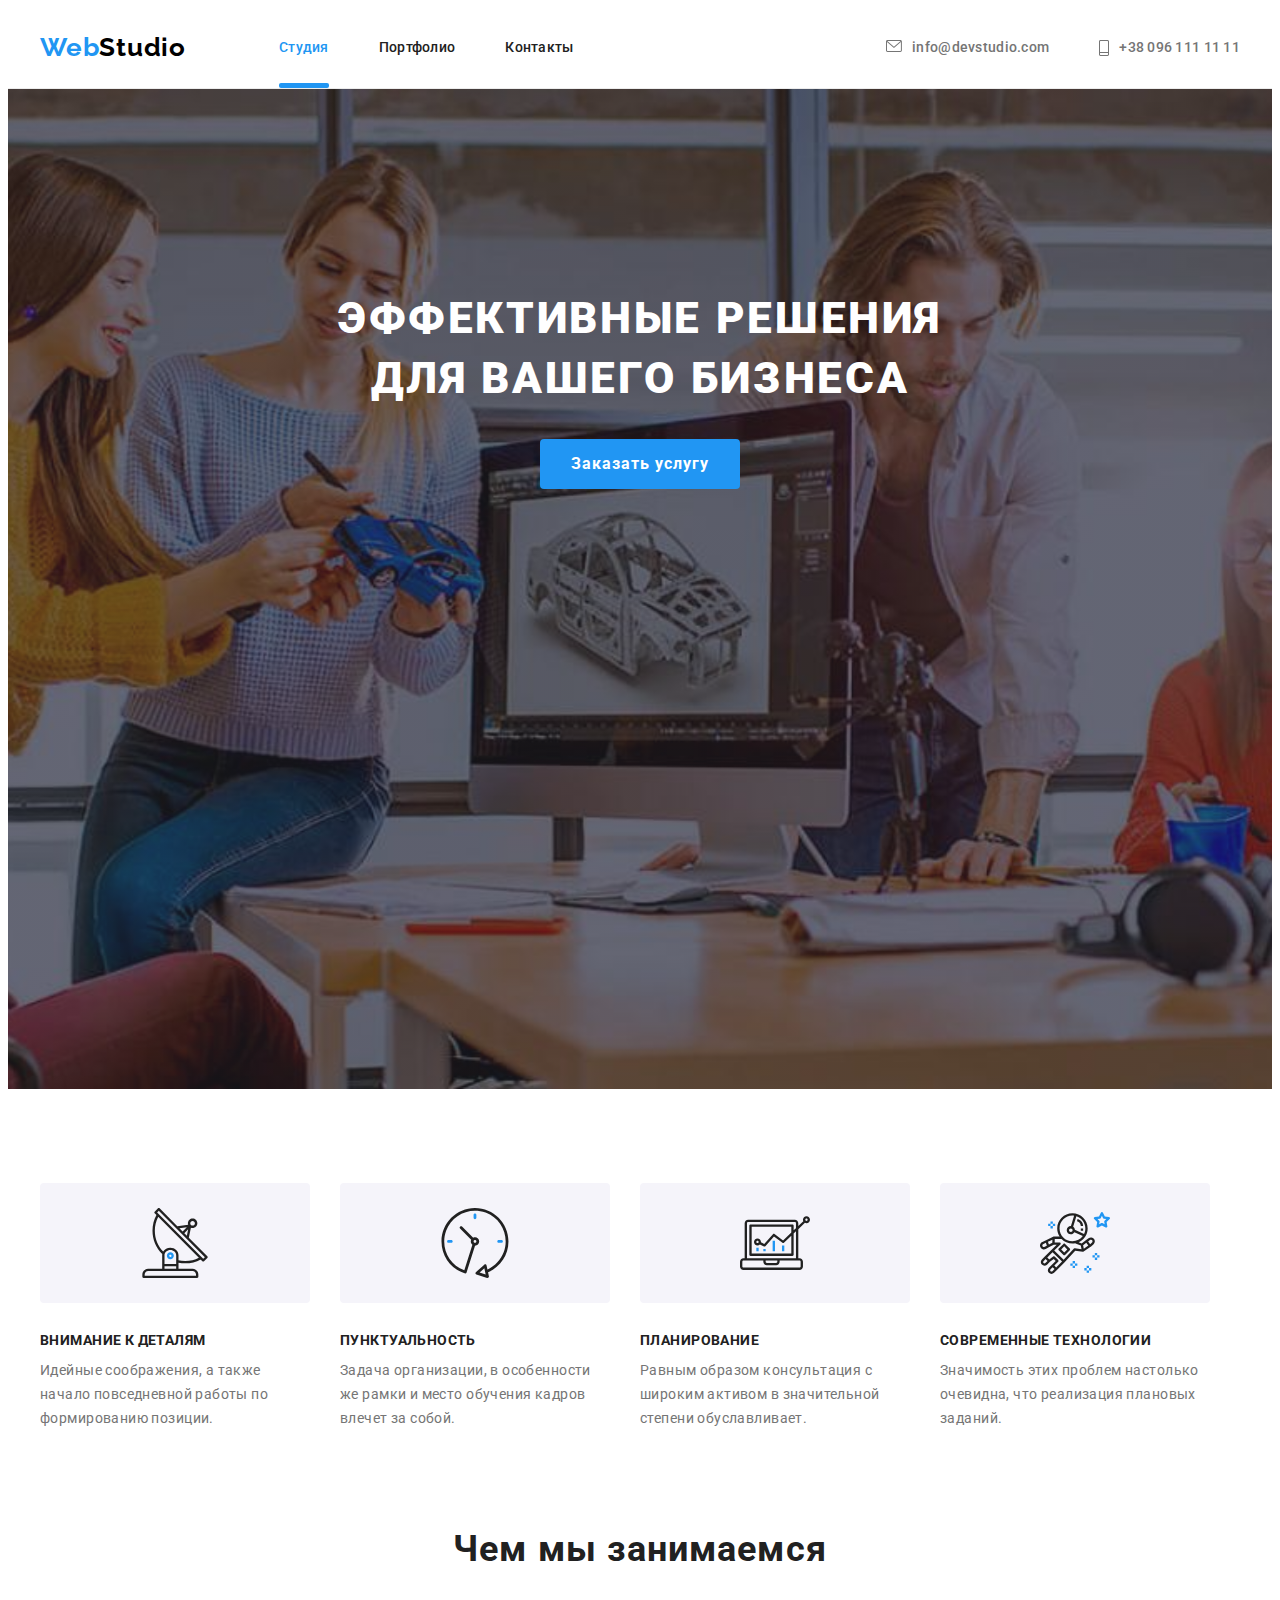
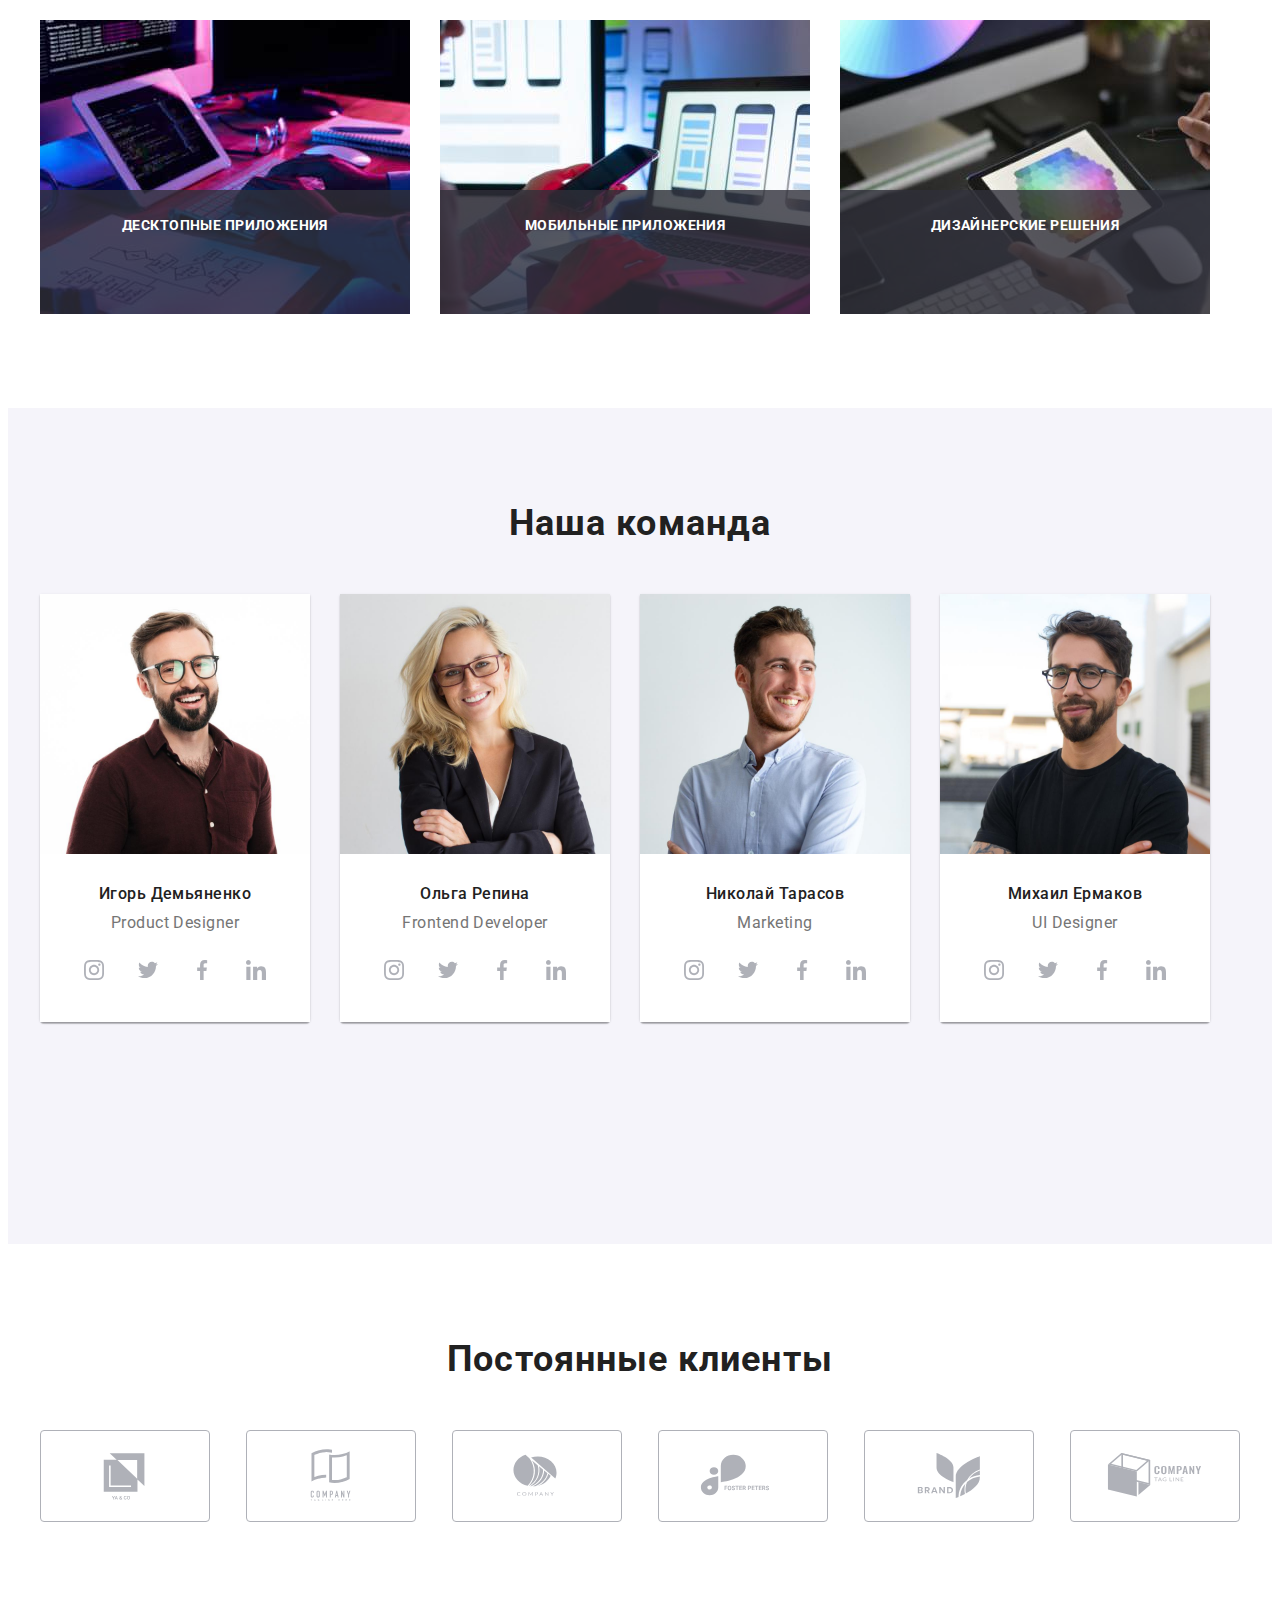
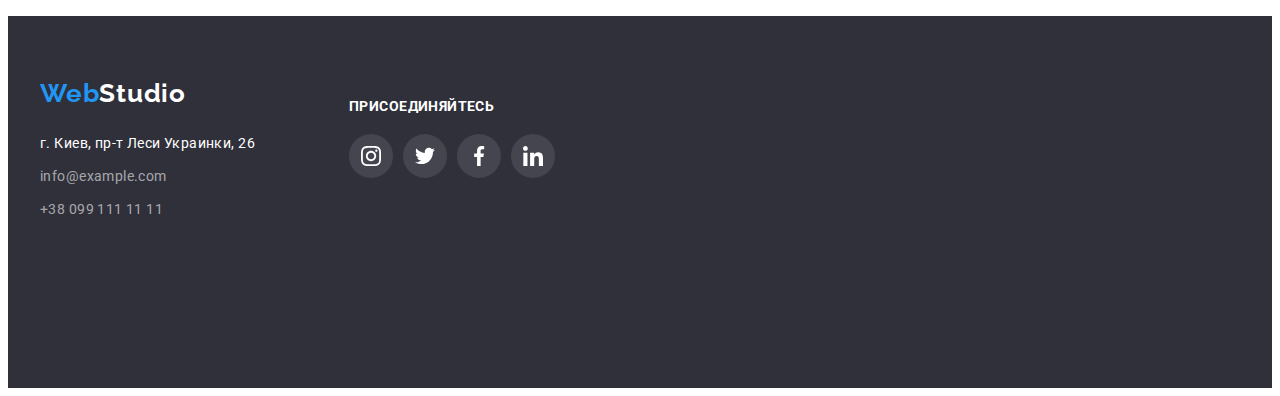
<file: index.html>
<!DOCTYPE html>
<html lang="ru">
<head>
    <meta charset="UTF-8">
    <meta http-equiv="X-UA-Compatible" content="IE=edge">
    <meta name="viewport" content="width=device-width, initial-scale=1.0">
    <title>Document</title>
    <link rel="preconnect" href="https://fonts.googleapis.com">
    <link rel="preconnect" href="https://fonts.gstatic.com" crossorigin>
    <link href="https://fonts.googleapis.com/css2?family=Raleway:wght@700&family=Roboto:wght@400;500;700;900&display=swap"
        rel="stylesheet">
    <link rel="stylesheet" href="https://cdnjs.cloudflare.com/ajax/libs/modern-normalize/1.1.0/modern-normalize.min.css"
            integrity="sha512-wpPYUAdjBVSE4KJnH1VR1HeZfpl1ub8YT/NKx4PuQ5NmX2tKuGu6U/JRp5y+Y8XG2tV+wKQpNHVUX03MfMFn9Q=="
            crossorigin="anonymous" referrerpolicy="no-referrer" />
      
    <link rel="stylesheet" href="./css/reset.css">
    <link rel="stylesheet" href="./css/styles.css" />
</head>
<body>
    <!--Верхня лінія-->
    <header>
        <div class="container header-conteiner">
        <a href="" class="logo">Web<span class="head">Studio</span></a>
            
        <nav>
            <ul class="menu-nav">
                <li class="list"><a href="./index.html" class="site-nav current">Студия</a></li>
                <li class="list"><a href="./portfolio.html" class="site-nav">Портфолио</a></li>
                <li class="list"><a href="" class="site-nav">Контакты</a></li>
            </ul>
            </nav>
    
            <ul class="auth-header">
            <li class="list">
                <a href="" class="link-mail">
                    <svg class="header-mail-icon" width="16" height="12">
                        <use href="./images/icon.svg#icon-envelope">
                        </use>
                    </svg> info@devstudio.com
                </a>
            </li>
            <li class="list">
                <a href="" class="link-tel">
                    <svg class="header-tel-icon" width="10" height="16">
                        <use href="./images/icon.svg#icon-Vector">
                        </use>
                    </svg>+38 096 111 11 11
                </a>
            </li>
        </ul>
    
        </div>
        </header>

    <main>
        <!--Шапка-->
        <section class="hero section">
            <h1 class="hero-title">Эффективные решения для вашего бизнеса</h1>
            <button data-modal-open class="hero-btn" type="button">Заказать услугу</button>
            </section>
        
        <!--Особливості-->
        <section class="section features">
            <div class="container">
            <h2 hidden>Особенности</h2>
                 <ul class="features-section">
                    <li class="list">
                        <div class="features-conteiner">
                            <svg class="feature-icon" width="70" height="70">
                                <use href="./images/icon.svg#icon-antenna"></use>
                            </svg>
                        </div>
                        
                        <h3 class="features-title">Внимание к деталям</h3>
                        <p class="features-text">Идейные соображения, а также начало повседневной работы по формированию позиции.</p>
                    </li>
                    <li class="list">
                        <div class="features-conteiner">
                            <svg class="feature-icon" width="70" height="70">
                                <use href="./images/icon.svg#icon-clock"></use>
                            </svg>
                        </div>
                        <h3 class="features-title">Пунктуальность</h3>
                        <p class="features-text">Задача организации, в особенности же рамки и место обучения кадров влечет за собой.</p>
                    </li>
                    <li class="list">
                        <div class="features-conteiner">
                            <svg class="feature-icon" width="70" height="70">
                                <use href="./images/icon.svg#icon-diagram"></use>
                            </svg>
                        </div>
                        <h3 class="features-title">Планирование</h3>
                        <p class="features-text">Равным образом консультация с широким активом в значительной степени обуславливает.</p>
                    </li>
                    <li class="list">
                        <div class="features-conteiner">
                            <svg class="feature-icon" width="70" height="70">
                                <use href="./images/icon.svg#icon-astronaut"></use>
                            </svg>
                        </div>
                        <h3 class="features-title">Современные технологии</h3>
                        <p class="features-text">Значимость этих проблем настолько очевидна, что реализация плановых заданий.</p>
                    </li>
                </ul>
                </div>
        </section>       
        <!--Чим ми займаємось-->
        <section class="section about-section">
            <div class="container">
            <h2 class="about-title">Чем мы занимаемся</h2>
            <ul class="about">
                <li class="list about-list">
                    <img class="about-item" src="./images/box1.jpg" alt="Фото монитора с работающим программистом" width="370" height="294">
                    <h3 class="about-label">Десктопные приложения</h3>
                </li>
                <li class="list about-list">
                    <img class="about-item" src="./images/box2.jpg" alt="Фото телефона в руке и на мониторе" width="370" height="294">
                    <h3 class="about-label">Мобильные приложения</h3>
                </li>
                <li class="list about-list">
                    <img class="about-item" src="./images/box3.jpg" alt="Фото планшета с цветовой гаммой" width="370" height="294">
                    <h3 class="about-label">Дизайнерские решения</h3>
                </li>
            </ul>
            </div>
        </section>

        <!--Наша команда-->
        <section class="team section">
            <div class="container">
            <h2 class="team-title">Наша команда</h2>
            <ul class="team-section">
                <li class="list">
                    <img class="team-item" src="./images/img1.jpg" alt="Фото Игоря Демьяненко" width="270" height="260">
                    <div class="team-card">
                        <h3 class="team-name">Игорь Демьяненко</h3>
                        <p lang="en" class="team-position">Product Designer</p>
                        <ul class="team-social-list list">
                            <li class="team-social-item">
                                <a href="" class="team-social-link">
                                    <svg class="team-social-icon" width="20" height="20">
                                        <use href='./images/icon.svg#icon-instagram'></use>
                                    </svg>
                                </a>
                            </li>
                            <li class="team-social-item">
                                <a href="" class="team-social-link">
                                    <svg class="team-social-icon" width="20" height="20">
                                        <use href='./images/icon.svg#icon-twitter'></use> 
                                    </svg>
                                </a>
                            </li>
                            <li class="team-social-item">
                                <a href="" class="team-social-link">
                                    <svg class="team-social-icon" width="20" height="20">
                                        <use href='./images/icon.svg#icon-facebook'></use>
                                    </svg>
                                </a>
                            </li>
                            <li class="team-social-item">
                                <a href="" class="team-social-link">
                                    <svg class="team-social-icon" width="20" height="20">
                                        <use href='./images/icon.svg#icon-linkedin'></use>
                                    </svg>
                                </a>
                            </li>
                        </ul>
                    </div>
                    
                </li>
                <li class="list">
                    <img class="team-item" src="./images/img2.jpg" alt="Фото Ольги Репиной" width="270" height="260">
                    <div class="team-card">
                        <h3 class="team-name">Ольга Репина</h3>
                        <p lang="en" class="team-position">Frontend Developer</p>
                        <ul class="team-social-list list">
                            <li class="team-social-item">
                                <a href="" class="team-social-link">
                                    <svg class="team-social-icon" width="20" height="20">
                                        <use href='./images/icon.svg#icon-instagram'></use>
                                    </svg>
                                </a>
                            </li>
                            <li class="team-social-item">
                                <a href="" class="team-social-link">
                                    <svg class="team-social-icon" width="20" height="20">
                                        <use href='./images/icon.svg#icon-twitter'></use>
                                    </svg>
                                </a>
                            </li>
                            <li class="team-social-item">
                                <a href="" class="team-social-link">
                                    <svg class="team-social-icon" width="20" height="20">
                                        <use href='./images/icon.svg#icon-facebook'></use>
                                    </svg>
                                </a>
                            </li>
                            <li class="team-social-item">
                                <a href="" class="team-social-link">
                                    <svg class="team-social-icon" width="20" height="20">
                                        <use href='./images/icon.svg#icon-linkedin'></use>
                                    </svg>
                                </a>
                            </li>
                        </ul>
                    </div>
                </li>
                <li class="list">
                    <img class="team-item" src="./images/img3.jpg" alt="Фото Николая Тарасова" width="270" height="260">
                    <div class="team-card">
                        <h3 class="team-name">Николай Тарасов</h3>
                        <p lang="en" class="team-position">Marketing</p>
                        <ul class="team-social-list list">
                            <li class="team-social-item">
                                <a href="" class="team-social-link">
                                    <svg class="team-social-icon" width="20" height="20">
                                        <use href='./images/icon.svg#icon-instagram'></use>
                                    </svg>
                                </a>
                            </li>
                            <li class="team-social-item">
                                <a href="" class="team-social-link">
                                    <svg class="team-social-icon" width="20" height="20">
                                        <use href='./images/icon.svg#icon-twitter'></use>
                                    </svg>
                                </a>
                            </li>
                            <li class="team-social-item">
                                <a href="" class="team-social-link">
                                    <svg class="team-social-icon" width="20" height="20">
                                        <use href='./images/icon.svg#icon-facebook'></use>
                                    </svg>
                                </a>
                            </li>
                            <li class="team-social-item">
                                <a href="" class="team-social-link">
                                    <svg class="team-social-icon" width="20" height="20">
                                        <use href='./images/icon.svg#icon-linkedin'></use>
                                    </svg>
                                </a>
                            </li>
                        </ul>
                    </div>
                </li>
                <li class="list">
                    <img class="team-item" src="./images/img4.jpg" alt="Фото Михаила Ермакова" width="270" height="260">
                    <div class="team-card">
                        <h3 class="team-name">Михаил Ермаков</h3>
                        <p lang="en" class="team-position">UI Designer</p>
                        <ul class="team-social-list list">
                            <li class="team-social-item">
                                <a href="" class="team-social-link">
                                    <svg class="team-social-icon" width="20" height="20">
                                        <use href='./images/icon.svg#icon-instagram'></use>
                                    </svg>
                                </a>
                            </li>
                            <li class="team-social-item">
                                <a href="" class="team-social-link">
                                    <svg class="team-social-icon" width="20" height="20">
                                        <use href='./images/icon.svg#icon-twitter'></use>
                                    </svg>
                                </a>
                            </li>
                            <li class="team-social-item">
                                <a href="" class="team-social-link">
                                    <svg class="team-social-icon" width="20" height="20">
                                        <use href='./images/icon.svg#icon-facebook'></use>
                                    </svg>
                                </a>
                            </li>
                            <li class="team-social-item">
                                <a href="" class="team-social-link">
                                    <svg class="team-social-icon" width="20" height="20">
                                        <use href='./images/icon.svg#icon-linkedin'></use>
                                    </svg>
                                </a>
                            </li>
                        </ul>
                    </div>
                </li>
            </ul>
            </div>
        </section>
        <!--Постійні клієнти-->
        <section class="client section">
            <div class="container">
                <h2 class="client-title">Постоянные клиенты</h2>
                <ul class="client-section">
                    <li class="list client-list">
                        <a href="" class="client-logo-link">
                            <svg class="client-logo-icon" width="106" height="60">
                                <use href="./images/icon.svg#icon-yaco"></use>
                            </svg>
                        </a>
                    </li>
                    <li class="list client-list">
                        <a href="" class="client-logo-link">
                            <svg class="client-logo-icon" width="106" height="60">
                                <use href="./images/icon.svg#icon-taglinehere"></use>
                            </svg>
                        </a>
                    </li>
                    <li class="list client-list">
                        <a href="" class="client-logo-link">
                            <svg class="client-logo-icon" width="106" height="60">
                                <use href="./images/icon.svg#icon-company"></use>
                            </svg>
                        </a>
                    </li>
                    <li class="list client-list">
                        <a href="" class="client-logo-link">
                            <svg class="client-logo-icon" width="106" height="60">
                                <use href="./images/icon.svg#icon-fosterpeters"></use>
                            </svg>
                        </a>
                    </li>
                    <li class="list client-list">
                        <a href="" class="client-logo-link">
                            <svg class="client-logo-icon" width="106" height="60">
                                <use href="./images/icon.svg#icon-brand"></use>
                            </svg>
                        </a>
                    </li>
                    <li class="list client-list">
                        <a href="" class="client-logo-link">
                            <svg class="client-logo-icon" width="106" height="60">
                                <use href="./images/icon.svg#icon-tagline"></use>
                            </svg>
                        </a>
                    </li>

                </ul>

            </div>
        </section>
    </main>
    
    <!--Підвал-->
    <footer>
        <div class="container footer-conteiner">
            <div class="address-logo">
                <a href="" class="logo foot-logo">Web<span class="foot">Studio</span></a>
                    <address>
                        <div class="footer-address">
                            <ul>
                                <li class="list foot-list">
                                    <a href="" class="foot-link">г. Киев, пр-т Леси Украинки, 26</a>
                                </li>
                                <li class="list foot-list">
                                    <a href="mailto:info@example.com" class="foot-mail">info@example.com</a>
                                </li>
                                <li class="list foot-list">
                                    <a href="tel:+380991111111" class="foot-tel">+38 099 111 11 11</a>
                                </li>
                            </ul>
                        </div>
                    </address>
            </div>
        
            <div class="social-slogan">
                <p class="slogan">присоединяйтесь</p>
                <ul class="team-social-list list">
                    <li class="team-social-item">
                        <a href="" class="slogan-social-link">
                            <svg class="slogan-social-icon" width="20" height="20">
                                <use href='./images/icon.svg#icon-instagram'></use>
                            </svg>
                        </a>
                    </li>
                    <li class="team-social-item">
                        <a href="" class="slogan-social-link">
                            <svg class="slogan-social-icon" width="20" height="20">
                                <use href='./images/icon.svg#icon-twitter'></use>
                            </svg>
                        </a>
                    </li>
                    <li class="team-social-item">
                        <a href="" class="slogan-social-link">
                            <svg class="slogan-social-icon" width="20" height="20">
                                <use href='./images/icon.svg#icon-facebook'></use>
                            </svg>
                        </a>
                    </li>
                    <li class="team-social-item">
                        <a href="" class="slogan-social-link">
                            <svg class="slogan-social-icon" width="20" height="20">
                                <use href='./images/icon.svg#icon-linkedin'></use>
                            </svg>
                        </a>
                    </li>
                </ul>
            </div>
        </div>
    </footer>
    <div class="backdrop is-hidden" data-modal>
        <div class="modal">
            <button data-modal-close class="data-modal-close">
                <svg class="close-icon" width="18" height="18">
                    <use href="./images/icon.svg#icon-close"></use>
                </svg>
            </button>
        </div>
    </div>
    <script src="./js/modal.js"></script>
</body>
</html>
</file>
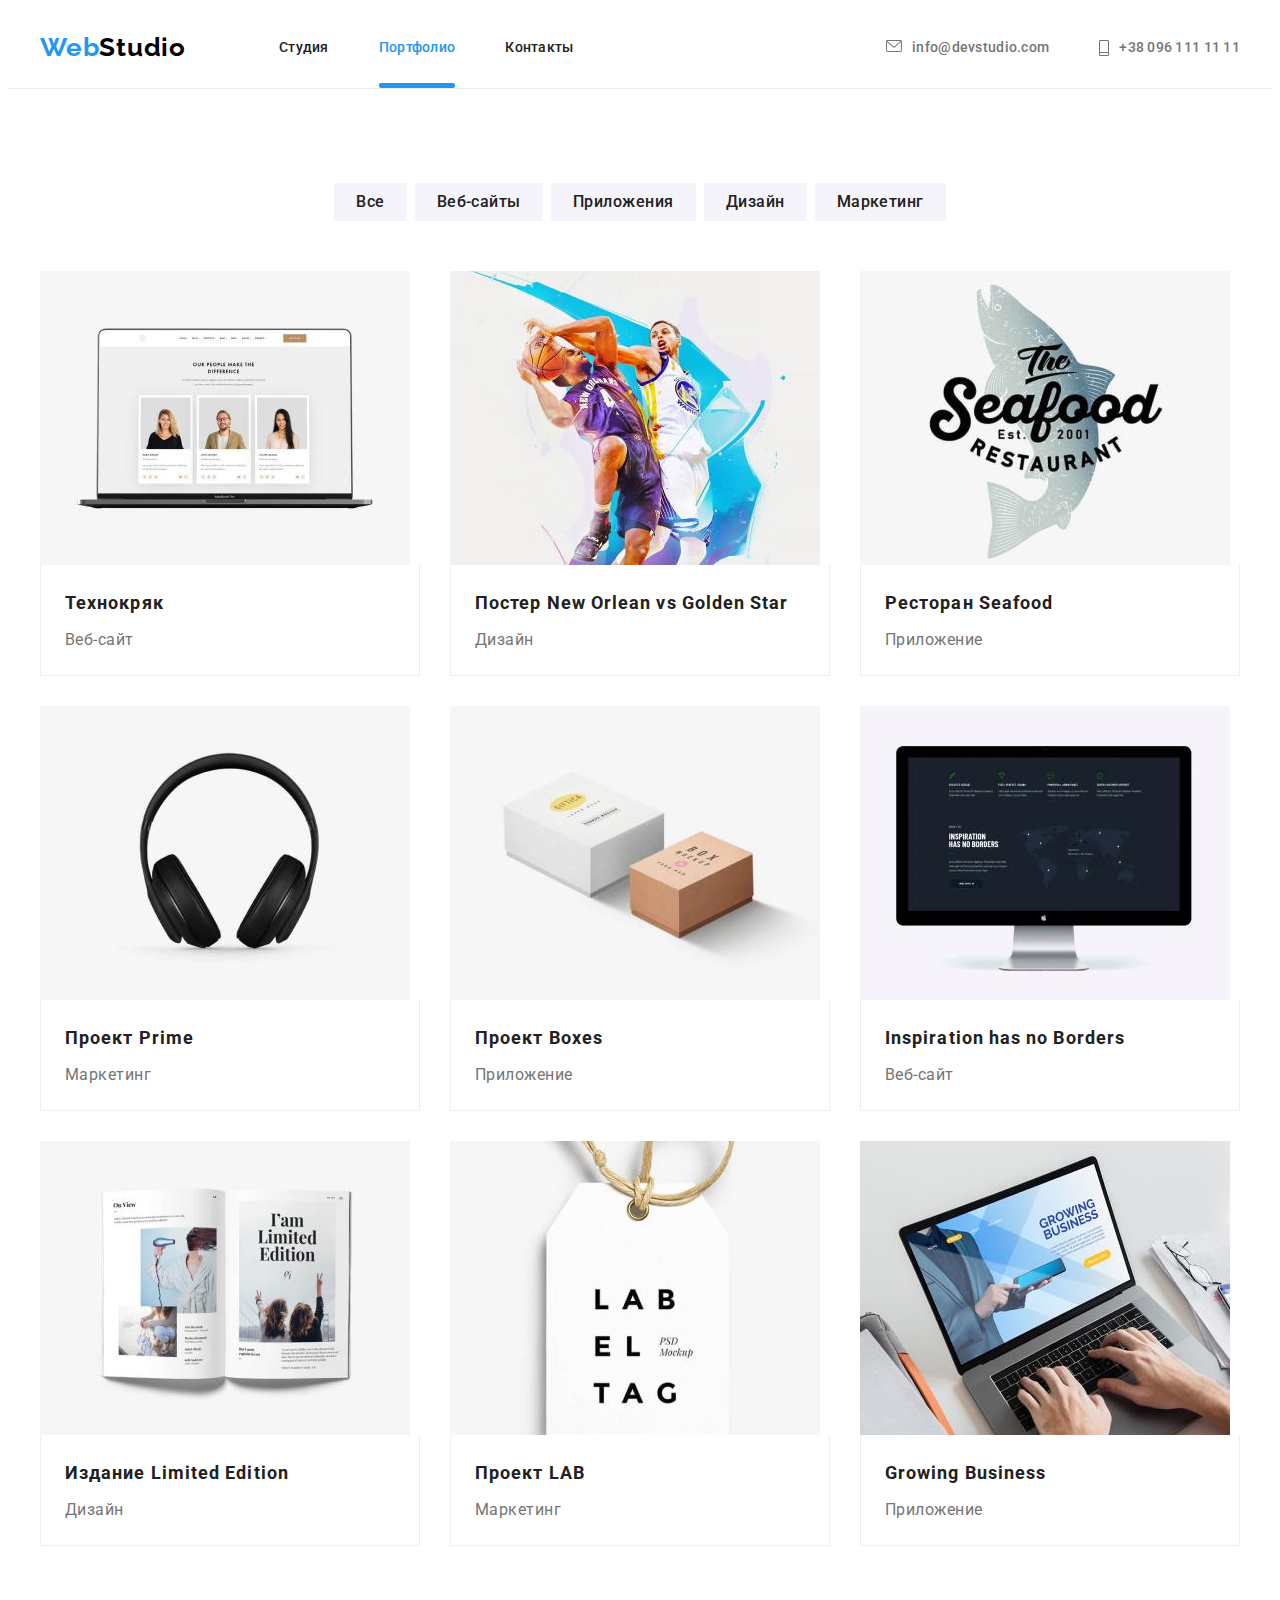
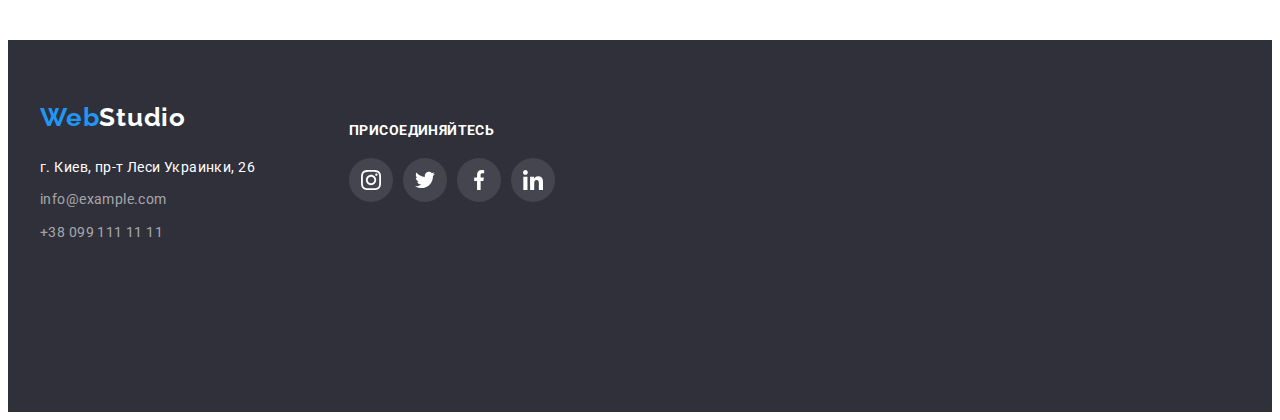
<file: portfolio.html>
<!DOCTYPE html>
<html lang="ru">
<head>
    <meta charset="UTF-8">
    <meta http-equiv="X-UA-Compatible" content="IE=edge">
    <meta name="viewport" content="width=device-width, initial-scale=1.0">
    <title>Document</title>
    <link rel="preconnect" href="https://fonts.googleapis.com">
    <link rel="preconnect" href="https://fonts.gstatic.com" crossorigin>
    <link href="https://fonts.googleapis.com/css2?family=Raleway:wght@700&family=Roboto:wght@400;500;700;900&display=swap"
        rel="stylesheet">
    <link rel="stylesheet" href="https://cdnjs.cloudflare.com/ajax/libs/modern-normalize/1.1.0/modern-normalize.min.css"
        integrity="sha512-wpPYUAdjBVSE4KJnH1VR1HeZfpl1ub8YT/NKx4PuQ5NmX2tKuGu6U/JRp5y+Y8XG2tV+wKQpNHVUX03MfMFn9Q=="
        crossorigin="anonymous" referrerpolicy="no-referrer" />
    <link rel="stylesheet" href="./css/reset.css">    
    <link rel="stylesheet" href="./css/styles.css" />
    </head>
        <body>
        <!--Верхня лінія-->
        <header>
            <div class="container header-conteiner">
            <a href="" class="logo">Web<span class="head">Studio</span></a>
    
            <nav>
                <ul class="menu-nav">
                    <li class="list"><a href="./index.html" class="site-nav">Студия</a></li>
                    <li class="list"><a href="./portfolio.html" class="site-nav current">Портфолио</a></li>
                    <li class="list"><a href="" class="site-nav">Контакты</a></li>
                </ul>
    
            </nav>
    
    
            <ul class="auth-header">
                <li class="list">
                    <a href="" class="link-mail">
                        <svg class="header-mail-icon" width="16" height="12">
                            <use href="./images/icon.svg#icon-envelope">
                            </use>
                        </svg> info@devstudio.com
                    </a>
                </li>
                <li class="list">
                    <a href="" class="link-tel">
                        <svg class="header-tel-icon" width="10" height="16">
                            <use href="./images/icon.svg#icon-Vector">
                            </use>
                        </svg>+38 096 111 11 11
                    </a>
                </li>
            </ul>
            </div>
        </header>
<main>
    <!--Портфоліо-->
    <section class="section">
        <div class="container">
        <ul class="filter-conteiner">
            <li class="filter-list"><button class="list filter-btn" type="button">Все</button></li>
            <li class="filter-list"><button class="list filter-btn" type="button">Веб-сайты</button></li>
            <li class="filter-list"><button class="list filter-btn" type="button">Приложения</button></li>
            <li class="filter-list"><button class="list filter-btn" type="button">Дизайн</button></li>
            <li class="filter-list"><button class="list filter-btn" type="button">Маркетинг</button></li>
        </ul>
        <h1 hidden>Проэкты</h1>
        <ul class="project">
            <li class="item">
                <a href="" class="link project-link">
                    <div class="item-wrap">
                        <img class="item-img" src="./images/img5.jpg" alt="Монитор" width="370" height="294">
                        <p class="project-content">Технокряк это современная площадка распространения коронавируса. Компании используют эту
                        платформу для цифрового шпионажа и атак на защищённые сервера конкурентов.
                        </p>
                    </div>
                    <div class="project-card">
                        <h2 class="project-title">Технокряк</h2>
                        <h3 class="site-title">Веб-сайт</h3>
                    </div>
                </a>
            </li>
            <li class="item">
                <a href="" class="link project-link">
                    <div class="item-wrap">
                        <img class="item-img" src="./images/img6.jpg" alt="Спортсмены" width="370" height="294">
                        <p class="project-content">Технокряк это современная площадка распространения коронавируса. Компании используют эту
                            платформу для цифрового шпионажа и атак на защищённые сервера конкурентов.
                        </p>
                    </div>
                    <div class="project-card">
                        <h2 class="project-title">Постер New Orlean vs Golden Star</h2>
                        <h3 class="site-title">Дизайн</h3>
                    </div>
                </a>
            </li>
            <li class="item">
                <a href="" class="link project-link">
                    <div class="item-wrap">
                        <img class="item-img" src="./images/img7.jpg" alt="Рыба" width="370" height="294">
                        <p class="project-content">Технокряк это современная площадка распространения коронавируса. Компании используют эту
                            платформу для цифрового шпионажа и атак на защищённые сервера конкурентов.
                        </p>
                    </div>
                    <div class="project-card">
                        <h2 class="project-title">Ресторан Seafood</h2>
                        <h3 class="site-title">Приложение</h3>
                    </div>
                </a>
            </li>
            <li class="item">
                <a href="" class="link project-link">
                    <div class="item-wrap">
                        <img class="item-img" src="./images/img8.jpg" alt="Наушники" width="370" height="294">
                        <p class="project-content">Технокряк это современная площадка распространения коронавируса. Компании используют эту
                            платформу для цифрового шпионажа и атак на защищённые сервера конкурентов.
                        </p>
                    </div>
                    <div class="project-card">
                        <h2 class="project-title">Проект Prime</h2>
                        <h3 class="site-title">Маркетинг</h3>
                    </div>
                </a>
            </li>
            <li class="item">
                <a href="" class="link project-link">
                    <div class="item-wrap">
                        <img class="item-img" src="./images/img9.jpg" alt="Две коробки" width="370" height="294">
                        <p class="project-content">Технокряк это современная площадка распространения коронавируса. Компании используют эту платформу для цифрового шпионажа и атак на защищённые сервера конкурентов.
                        </p>
                    </div>
                    <div class="project-card">
                        <h2 class="project-title">Проект Boxes</h2>
                        <h3 class="site-title">Приложение</h3>
                    </div>
                </a>
            </li>
            <li class="item">
                <a href="" class="link project-link">
                    <div class="item-wrap">
                        <img class="item-img" src="./images/img10.jpg" alt="Монитор" width="370" height="294">
                        <p class="project-content">Технокряк это современная площадка распространения коронавируса. Компании используют эту
                            платформу для цифрового шпионажа и атак на защищённые сервера конкурентов.
                        </p>
                    </div>
                    <div class="project-card">
                        <h2 class="project-title">Inspiration has no Borders</h2>
                        <h3 class="site-title">Веб-сайт</h3>
                    </div>
                </a>
            </li>
            <li class="item">
                <a href="" class="link project-link">
                    <div class="item-wrap">
                        <img class="item-img" src="./images/img11.jpg" alt="Журнал" width="370" height="294">
                        <p class="project-content">Технокряк это современная площадка распространения коронавируса. Компании используют эту
                            платформу для цифрового шпионажа и атак на защищённые сервера конкурентов.
                        </p>
                    </div>
                    <div class="project-card">
                        <h2 class="project-title">Издание Limited Edition</h2>
                        <h3 class="site-title">Дизайн</h3>
                    </div>
                </a>
            </li>
            <li class="item">
                <a href="" class="link project-link">
                    <div class="item-wrap">
                        <img src="./images/img12.jpg" alt="Бирка" width="370" height="294">
                        <p class="project-content">Технокряк это современная площадка распространения коронавируса. Компании используют эту
                            платформу для цифрового шпионажа и атак на защищённые сервера конкурентов.
                        </p>
                    </div>
                    
                    <div class="project-card">
                        <h2 class="project-title">Проект LAB</h2>
                        <h3 class="site-title">Маркетинг</h3>
                    </div>
                </a>
            </li>
            <li class="item">
                <a href="" class="link project-link">
                    <div class="item-wrap">
                        <img class="item-img" src="./images/img13.jpg" alt="Ноутбук" width="370" height="294">
                        <p class="project-content">Технокряк это современная площадка распространения коронавируса. Компании используют эту
                            платформу для цифрового шпионажа и атак на защищённые сервера конкурентов.
                        </p>
                    </div>
                    <div class="project-card">
                        <h2 class="project-title">Growing Business</h2>
                        <h3 class="site-title">Приложение</h3>
                    </div>
                </a>
            </li>

        </ul>
        </div>
   </section>

</main>
<!--Підвал-->
<footer>
    <div class="container footer-conteiner">
        <div class="address-logo">
            <a href="" class="logo foot-logo">Web<span class="foot">Studio</span></a>
            <address>
                <div class="footer-address">
                    <ul>
                        <li class="list foot-list">
                            <a href="" class="foot-link">г. Киев, пр-т Леси Украинки, 26</a>
                        </li>
                        <li class="list foot-list">
                            <a href="mailto:info@example.com" class="foot-mail">info@example.com</a>
                        </li>
                        <li class="list foot-list">
                            <a href="tel:+380991111111" class="foot-tel">+38 099 111 11 11</a>
                        </li>
                    </ul>
                </div>
            </address>
        </div>

        <div class="social-slogan">
            <p class="slogan">присоединяйтесь</p>
            <ul class="team-social-list list">
                <li class="team-social-item">
                    <a href="" class="slogan-social-link">
                        <svg class="slogan-social-icon" width="20" height="20">
                            <use href='./images/icon.svg#icon-instagram'></use>
                        </svg>
                    </a>
                </li>
                <li class="team-social-item">
                    <a href="" class="slogan-social-link">
                        <svg class="slogan-social-icon" width="20" height="20">
                            <use href='./images/icon.svg#icon-twitter'></use>
                        </svg>
                    </a>
                </li>
                <li class="team-social-item">
                    <a href="" class="slogan-social-link">
                        <svg class="slogan-social-icon" width="20" height="20">
                            <use href='./images/icon.svg#icon-facebook'></use>
                        </svg>
                    </a>
                </li>
                <li class="team-social-item">
                    <a href="" class="slogan-social-link">
                        <svg class="slogan-social-icon" width="20" height="20">
                            <use href='./images/icon.svg#icon-linkedin'></use>
                        </svg>
                    </a>
                </li>
            </ul>
        </div>
    </div>
</footer>
</body>
</html>
</file>
<file: css/styles.css>
:root {
	--accent-color: #2196f3;
	--second-logo-color: #000000;
	--main-color: #ffffff;
	--second-color: #212121;
	--link-color: #ffffff96;
	--text-color: #757575;
	--second-bg-color: #f5f4fa;
	--main-bg-color: #e5e5e5;
	--foot-bg-color: #2f303a;
	--btn-hover-color: #188ce8;
	--stroke-color: #eeeeee;
	--line-color: #ececec;
	--icon-color: #afb1b8;
	--timing-function: cubic-bezier(0.4, 0, 0.2, 1);
}

body {
	font-family: Roboto, sans-serif;
	background-color: var(--main-color);
	color: var(--text-color);
}
ul {
	list-style: none;
	padding: 0;
}
ul,
li,
nav,
span {
	display: inline-block;
}

img {
	display: block;
	max-width: 100%;
	height: auto;
}
/*-------Верхня лінія--------*/
/*-------1600*80--------*/
.logo {
	font-family: Raleway;
	font-style: normal;
	font-weight: 700;
	font-size: 26px;
	line-height: 1.38;
	letter-spacing: 0.03em;
	text-decoration: inherit;
	margin-right: 93px;
	color: var(--accent-color);
}
span.head {
	color: var(--second-logo-color);
}
.site-nav {
	outline: none;

	position: relative;

	display: block;
	padding-top: 32px;
	padding-bottom: 32px;

	transition-property: color;
	transition-duration: 250ms;
	transition-timing-function: var(--timing-function);

	font-weight: 500;
	font-size: 14px;
	line-height: 1.14;
	letter-spacing: 0.02em;
	color: var(--second-color);
	text-decoration: inherit;
	
}

.site-nav::after {
	position: absolute;
	left: 0px;
	bottom: 0px;

	content: "";
	display: block;
	width: 100%;
	height: 5px;
	border-radius: 2px;
	
	background: var(--accent-color);
	opacity: 0;
	transition: opacity 250ms var(--timing-function); 
}
.site-nav:hover,
.site-nav:focus {
	color: var(--accent-color);
}

.site-nav.current::after {
	opacity: 1;
	}

.menu-nav .site-nav.current {
	color: var(--accent-color);
}
.menu-nav {
	display: flex;
}
.menu-nav .list:not(:last-child) {
	margin-right: 50px;
}
.menu-nav .list {
	display: block;
}
.header-conteiner {
	align-items: center;
}

.auth-header,
.header-conteiner {
	display: flex;
}
.auth-header {
	margin-left: auto;
}

.auth-header .list + .list {
	margin-left: 50px;
}

.link-mail {
	display: flex;

	transition-property: color;
	transition-duration: 250ms;
	transition-timing-function: var(--timing-function);

	font-weight: 500;
	font-size: 14px;
	line-height: 1.14;
	letter-spacing: 0.02em;
	text-decoration: inherit;
	color: var(--text-color);
	outline: none;
}
.link-mail:hover,
.link-mail:focus {
	color: var(--accent-color);
}
.header-mail-icon {
	transition-property: fill;
	transition-duration: 250ms;
	transition-timing-function: var(--timing-function);

	fill: var(--text-color);
	align-content: center;
	margin-right: 10px;
}
.link-mail:hover .header-mail-icon,
.link-mail:focus .header-mail-icon {
	fill: var(--accent-color);
}

.link-tel {
	display: flex;

	transition-property: color;
	transition-duration: 250ms;
	transition-timing-function: var(--timing-function);

	font-weight: 500;
	font-size: 14px;
	line-height: 1.14;
	letter-spacing: 0.02em;
	text-decoration: inherit;
	color: var(--text-color);
	outline: none;
}
.link-tel:hover,
.link-tel:focus {
	color: var(--accent-color);
}
.header-tel-icon {
	transition-property: fill;
	transition-duration: 250ms;
	transition-timing-function: var(--timing-function);

	fill: var(--text-color);
	align-content: center;
	margin-right: 10px;
}
.link-tel:hover .header-tel-icon,
.link-tel:focus .header-tel-icon {
	fill: var(--accent-color);
}
/*------- Шапка--------- */

.section {
	padding-top: 94px;
	padding-bottom: 94px;
}
header {
	min-height: 80px;
	border-bottom: 1px solid var(--line-color);
}
.container {
	width: 1200px;
	padding-left: 15px;
	padding-right: 15px;
	margin: 0 auto;
}

.hero {
	min-height: 600px;
	max-width: 1600px;
	margin-left: auto;
	margin-right: auto;
	padding-top: 200px;
	padding-bottom: 200px;
	background-color: var(--second-color);
	background-image: linear-gradient(to right, rgba(47, 48, 58, 0.4), rgba(47, 48, 58, 0.4)), url(../images/Img14.jpg);
	background-repeat: no-repeat;
	background-size: cover;
	background-position: center;
}

.hero-title {
	width: 696px;
	height: 120px;
	font-weight: 900;
	font-size: 44px;
	line-height: 1.36;
	text-align: center;
	letter-spacing: 0.06em;
	text-transform: uppercase;
	margin-left: auto;
	margin-right: auto;
	margin-bottom: 30px;
	color: var(--main-color);
}

.hero-btn {
	display: block;
	align-items: center;
	text-align: center;
	margin-left: auto;
	margin-right: auto;
	width: 200px;
	height: 50px;
	border-radius: 4px;
	border-style: none;
	outline: none;

	transition-property: background-color;
	border-radius;
	transition-duration: 250ms;
	transition-timing-function: var(--timing-function);

	font-family: inherit;
	font-style: normal;
	font-weight: 700;
	font-size: 16px;
	line-height: 1.87;
	letter-spacing: 0.06em;
	color: var(--main-color);
	background-color: var(--accent-color);
}
.hero-btn:hover,
.hero-btn:focus {
	background-color: var(--btn-hover-color);
	border-radius: 0;
}

/*--------Особливості--------*/

.features {
	padding-bottom: 0;
}
.features-section {
	display: flex;
}

.features-section .list:not(:last-child) {
	margin-right: 30px;
}
.features-conteiner {
	display: flex;
	width: 270px;
	height: 120px;
	background-color: var(--second-bg-color);
	border-radius: 4px;
	margin-bottom: 30px;
	align-items: center;
	justify-content: center;
}

.features-title {
	margin-bottom: 10px;
	font-weight: 700;
	font-size: 14px;
	line-height: 1.14;
	letter-spacing: 0.03em;
	text-transform: uppercase;
	color: var(--second-color);
}
.features-text {
	width: 270px;
	min-height: 75px;
	font-size: 14px;
	line-height: 1.71;
	letter-spacing: 0.03em;
	color: var(--text-color);
}
/*-------Чим ми займаємось-------*/

.about {
	display: flex;
}
.about-title,
.team-title,
.client-title {
	margin-bottom: 50px;
	font-weight: 700;
	font-size: 36px;
	line-height: 1.17;
	text-align: center;
	letter-spacing: 0.03em;
	color: var(--second-color);
}
.about-list {
	position: relative;
}
.about .list:not(:last-child) {
	margin-right: 30px;
}

.about-label {
	position: absolute;
	left: 0;
	bottom: 0;
	width: 100%;
	height: 70px;
	padding-top: 27px;
	padding-bottom: 27px;
	background-color: rgba(47, 48, 58, 0.8);
	font-weight: 700;
    font-size: 14px;
    line-height: 1,14;
    text-align: center;
    letter-spacing: 0.03em;
    text-transform: uppercase;

    color: var(--main-color);
}
/*--------Наша команда--------*/

.team {
	background-color: var(--second-bg-color);
	min-height: 648px;
}

.team-section {
	display: flex;
}
.team-section .list:not(:last-child) {
	margin-right: 30px;
}

.team-section > .list {
	box-shadow: 0px 1px 3px rgba(0, 0, 0, 0.12), 0px 1px 1px rgba(0, 0, 0, 0.14), 0px 2px 1px rgba(0, 0, 0, 0.2);
	border-radius: 0px 0px 4px 4px;
}
.team-card {
	padding-top: 30px;
	padding-bottom: 30px;
	background-color: var(--main-color);
}
.team-name {
	margin-bottom: 10px;
	font-weight: 500;
	font-size: 16px;
	line-height: 1.19;
	text-align: center;
	letter-spacing: 0.03em;
	color: var(--second-color);
}
.team-position {
	margin-bottom: 16px;
	font-size: 16px;
	line-height: 1.19;
	text-align: center;
	letter-spacing: 0.03em;
	color: var(--text-color);
}
.team-social-list {
	display: flex;
	justify-content: center;
}
.team-social-item {
	width: 44px;
	height: 44px;
}
.team-social-list .team-social-item:nth-child(n + 2) {
	margin-left: 10px;
}
.team-social-link {
	width: 100%;
	height: 100%;
	display: block;

	transition-property: background-color;
	transition-duration: 250ms;
	transition-timing-function: var(--timing-function);

	background-color: var(--main-color);
	border-radius: 50%;
	display: flex;
	align-items: center;
	justify-content: center;
	outline: none;
}
.team-social-link:hover,
.team-social-link:focus {
	background-color: var(--accent-color);
}
.team-social-icon {
	transition-property: fill;
	transition-duration: 250ms;
	transition-timing-function: var(--timing-function);

	fill: var(--icon-color);
}
.team-social-link:hover .team-social-icon,
.team-social-link:focus .team-social-icon {
	fill: var(--main-color);
}
/*----Постійні клієнти----*/
.client-section {
	display: flex;
	justify-content: space-between;
}
.client-logo-link {
	display: flex;
	justify-content: center;
	width: 170px;
	height: 92px;
	border: 1px solid var(--icon-color);
	box-sizing: border-box;
	border-radius: 4px;
	align-items: center;
	outline: none;
	transition-property: border;
	transition-duration: 250ms;
	transition-timing-function: var(--timing-function);
}
.client-logo-link:hover,
.client-logo-link:focus {
	border: 1px solid var(--accent-color);
}
.client-logo-link:hover .client-logo-icon,
.client-logo-link:focus .client-logo-icon {
	fill: var(--accent-color);
}
.client-logo-icon {
	display: flex;

	transition-property: fill;
	transition-duration: 250ms;
	transition-timing-function: var(--timing-function);

	fill: var(--icon-color);
}
/*--------Підвал---------*/

footer {
	background-color: var(--foot-bg-color);
	min-height: 252px;
	padding-top: 60px;
	padding-bottom: 60px;
}
span.foot {
	color: var(--main-color);
}
.footer-conteiner {
	display: flex;
}
.address-logo {
	margin-right: 70px;
}
.foot-link {
	display: block;
	margin-bottom: 9px;

	transition-property: color;
	transition-duration: 250ms;
	transition-timing-function: var(--timing-function);

	font-style: normal;
	font-weight: normal;
	font-size: 14px;
	line-height: 1.71;
	letter-spacing: 0.03em;
	text-decoration: inherit;
	color: var(--main-color);
	outline: none;
}
.foot-mail {
	display: block;
	margin-bottom: 9px;

	transition-property: color;
	transition-duration: 250ms;
	transition-timing-function: var(--timing-function);

	font-style: normal;
	font-weight: normal;
	font-size: 14px;
	line-height: 1.71;
	letter-spacing: 0.03em;
	text-decoration: inherit;
	color: var(--link-color);
	outline: none;
}
.foot-tel {
	display: block;

	transition-property: color;
	transition-duration: 250ms;
	transition-timing-function: var(--timing-function);

	font-style: normal;
	font-weight: normal;
	font-size: 14px;
	line-height: 1.71;
	letter-spacing: 0.03em;
	text-decoration: inherit;
	color: var(--link-color);
	outline: none;
}
.foot-link:hover,
.foot-link:focus,
.foot-mail:hover,
.foot-tel:hover,
.foot-mail:focus,
.foot-tel:focus {
	color: var(--accent-color);
}

.footer-address {
	display: flex;
	flex-wrap: wrap;
	width: 231px;
	margin-top: 20px;
}
.social-slogan {
	margin-top: 22px;
}
.slogan {
	width: 145px;
	height: 16px;
	font-weight: bold;
	font-size: 14px;
	line-height: 16px;
	letter-spacing: 0.03em;
	text-transform: uppercase;
	margin-bottom: 20px;
	color: var(--main-color);
}
.slogan-social-link {
	width: 100%;
	height: 100%;
	display: block;
	border-radius: 50%;
	display: flex;
	align-items: center;
	justify-content: center;

	transition-property: background-color;
	transition-duration: 250ms;
	transition-timing-function: var(--timing-function);

	background: rgba(255, 255, 255, 0.1);
	outline: none;
}
.slogan-social-link:hover,
.slogan-social-link:focus {
	background-color: var(--accent-color);
}
.slogan-social-icon {
	fill: var(--main-color);
}
/*------------Портфоліо------------*/

.filter-conteiner {
	display: flex;
	justify-content: center;
	margin-left: auto;
	margin-right: auto;
	margin-bottom: 50px;
}

.filter-list:not(:last-child) {
	margin-right: 8px;
}
.filter-btn {
	border-style: none;
	padding: 6px 22px;

	transition-property: background; color; box-shadow; border-radius;
	transition-duration: 250ms;
	transition-timing-function: var(--timing-function);

	font-family: inherit;
	font-style: normal;
	font-weight: 500;
	font-size: 16px;
	line-height: 1.62;
	text-align: center;
	letter-spacing: 0.03em;
	background: var(--second-bg-color);
	color: var(--second-color);
	outline: none;
}

.filter-btn:hover,
.filter-btn:focus {
	background: var(--accent-color);
	color: var(--main-color);
	box-shadow: 0px 3px 1px rgba(0, 0, 0, 0.1), 0px 1px 2px rgba(0, 0, 0, 0.08), 0px 2px 2px rgba(0, 0, 0, 0.12);
	border-radius: 4px;
}
.link {
	text-decoration: none;
}

.project {
	display: flex;
	flex-wrap: wrap;
	margin-right: -30px;
}

.project > .item {
	margin-right: 30px;
	flex-basis: calc(100% / 3 - 30px);
	}

.project .item:not(:nth-last-child(-n + 3)) {
	margin-bottom: 30px;
}
.item:nth-child(3n) {
	margin-right: 0;
}
.project-link {
	display: block;
	outline: none;

	transition-property: box-shadow;
	transition-duration: 250ms;
	transition-timing-function: var(--timing-function);
}
.project-link:hover,
.project-link:focus {
	box-shadow: 0px 1px 1px rgba(0, 0, 0, 0.12), 0px 4px 4px rgba(0, 0, 0, 0.06), 1px 4px 6px rgba(0, 0, 0, 0.16);
}
.project-title {
	margin-bottom: 4px;
	font-weight: bold;
	font-size: 18px;
	line-height: 2;
	letter-spacing: 0.06em;
	color: var(--second-color);
}
.site-title {
	font-style: normal;
	font-weight: normal;
	font-size: 16px;
	line-height: 1.87;
	letter-spacing: 0.03em;
	text-decoration: inherit;
	color: var(--text-color);
}
.project-card {
	background: var(--main-color);
	border: 1px solid var(--stroke-color);
	box-sizing: border-box;
	border-top: none;
	padding-top: 20px;
	padding-bottom: 20px;
	padding-left: 24px;
}
.item-wrap {
	position: relative;
	overflow: hidden;
	
}

.item:hover .project-content {
	transform: translateY(0);
}
.project-content {
	position: absolute;
	top: 0;
	left: 0;
	height: 100%;
	padding-top: 63px;
	padding-right: 24px;
	padding-bottom: 63px;
	padding-left: 24px;
	background-color: rgba(33, 150, 243, 0.9);
	font-weight: normal;
    font-size: 18px;
    line-height: 1,56;
    letter-spacing: 0.03em;

    color: var(--main-color);
	transform: translateY(100%);
	transition: transform 250ms var(--timing-function);

}

/*------Бекдроп-------*/
.backdrop {
	position: fixed;
	top: 0;
	width: 100vw;
	height: 100vh;
	background-color: rgba(0, 0, 0, 0.1);
	transition: opacity 1000ms, visibility 1000ms;

}
.backdrop.is-hidden {
	visibility: hidden;
	opacity: 0;
	pointer-events: none;
}
.modal {
	position: absolute;
	top: 50%;
	left: 50%;
	transform: translate(-50%, -50%) scale(1);
	width: 528px;
	min-height: 581px;
	background-color: var(--main-color);
	border-radius: 4px;
	box-shadow: 0px 1px 3px rgba(0, 0, 0, 0.12), 0px 1px 1px rgba(0, 0, 0, 0.14), 0px 2px 1px rgba(0, 0, 0, 0.2);
	opacity: 1;
	transition: transform 250ms var(--timing-function), scale 250ms var(--timing-function), opasity 250ms var(--timing-function);
	
}

.backdrop.is-hidden .modal {
	transform: translate(-50%, 100%) scale(0.1);
	transition: transform 250ms var(--timing-function), scale 250ms var(--timing-function), opasity 250ms var(--timing-function);
	opacity: 0;
}
.data-modal-close {
	display: flex;
	align-items: center;
	justify-content: center;
	position: absolute;
	top: 8px;
	right: 8px;
	width: 30px;
	height: 30px;
	border: 1px solid rgba(0, 0, 0, 0.1);
	border-radius: 50%;
	background-color: transparent;
}
</file>
